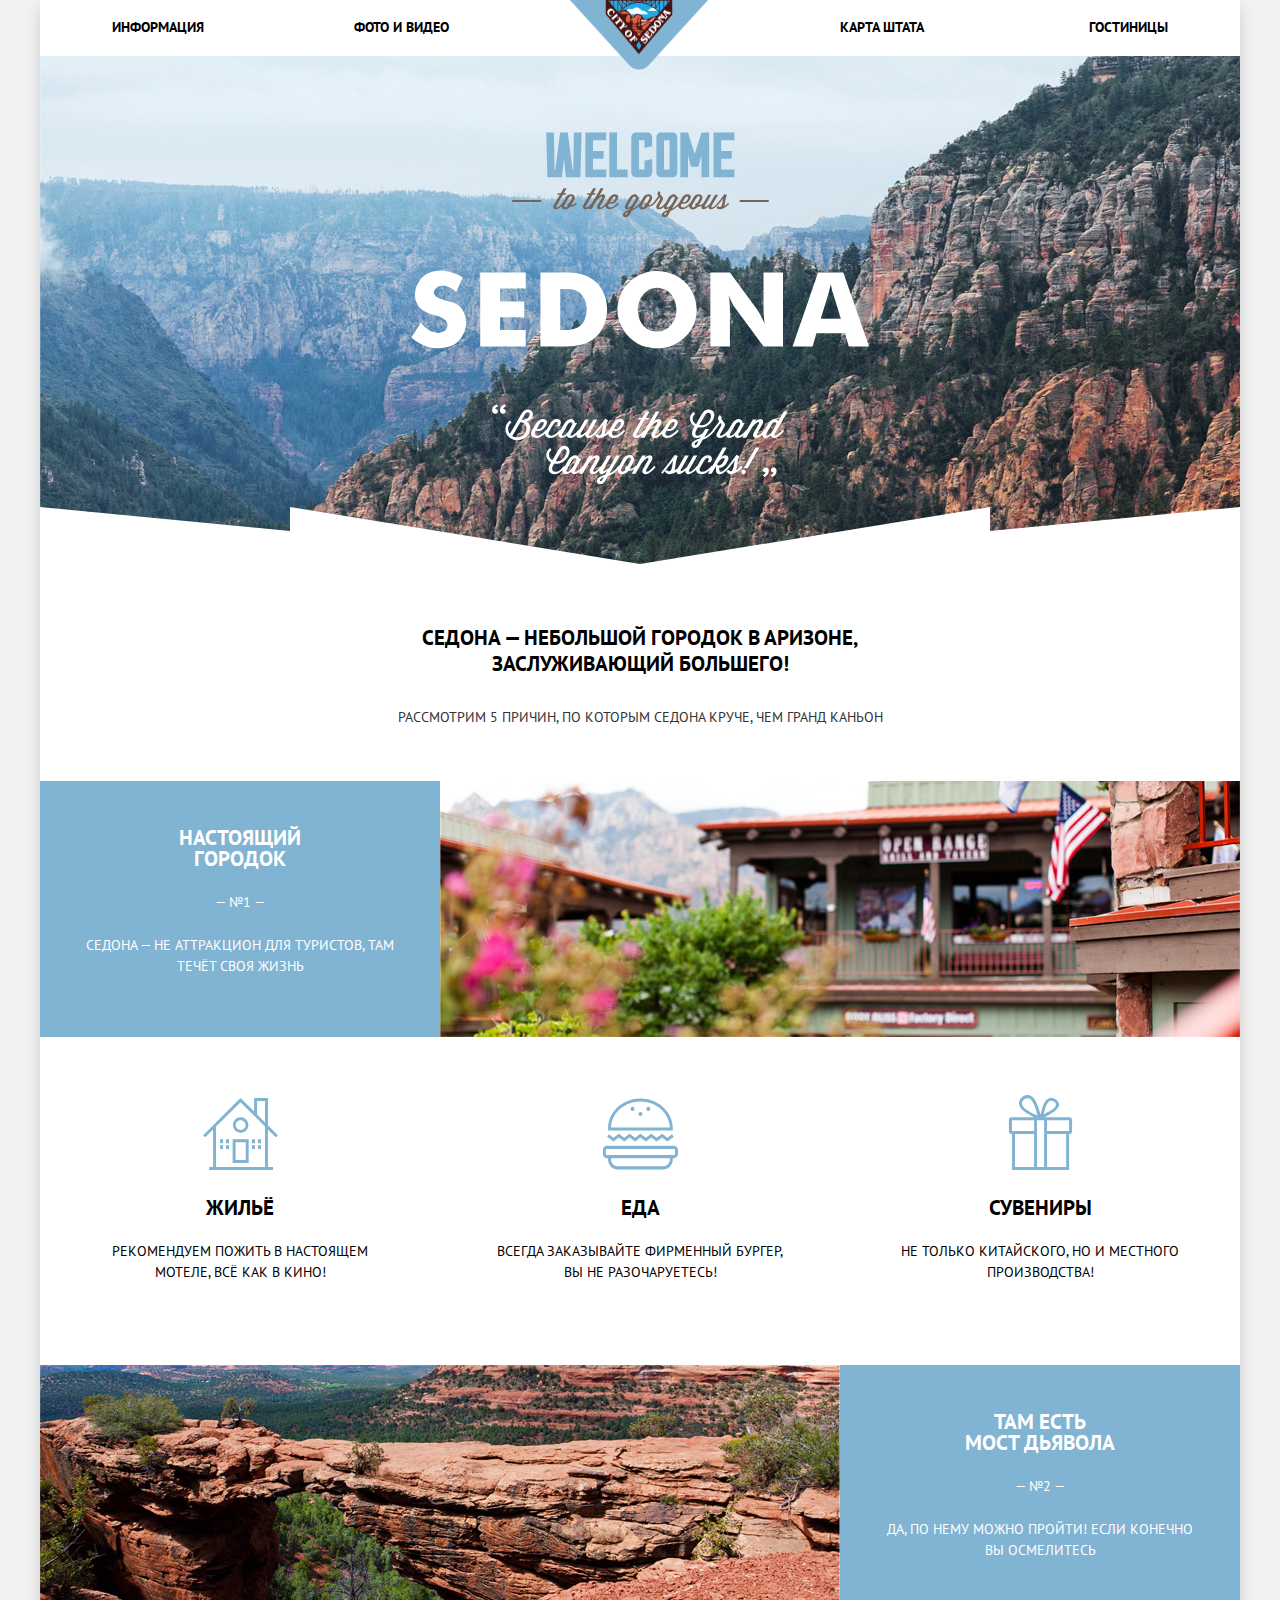
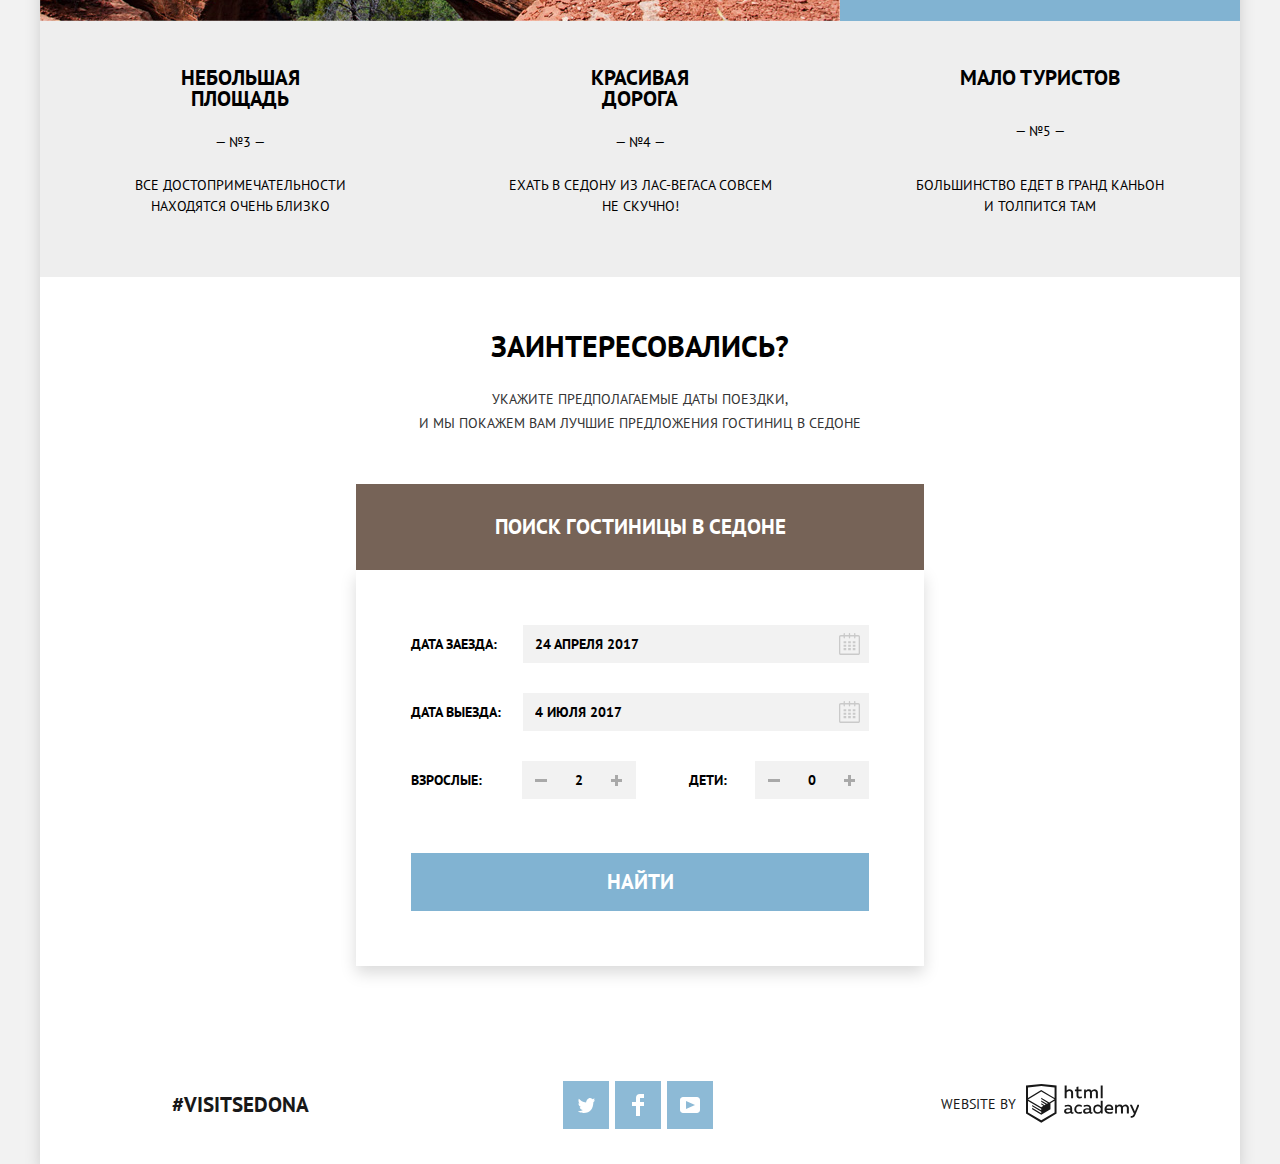
<file: index.html>
<!DOCTYPE html>
<html lang="ru">
  <head>
    <meta charset="utf-8">
    <title>HTML Academy: Седона</title>
    <link rel="stylesheet" type="text/css" href="css/normalize.css">
    <link href="https://fonts.googleapis.com/css?family=PT+Sans:400,700&amp;subset=cyrillic" rel="stylesheet">
    <link rel="stylesheet" type="text/css" href="css/styles_minimized.css">
  </head>
  <body>
    <div class="whole-content">
    	<header class="main-header">
        <div class="logo-wrapper">    
            <a class="top-logo">
              <img src="img/logo.png" width="140" height="71" alt="Логотип сайта Sedona">
            </a>
          </div>
        <div class="header-wrapper">
          <nav class="main-navigation">
            <ul class="site-navigation">
              <li><a href="info.html">Информация</a></li> 
              <li><a href="Multimedia.html">Фото и видео</a></li>            
              <li><a href="map.html">Карта штата</a></li> 
              <li><a href="catalog.html">Гостиницы</a></li>  
            </ul>
          </nav>
        </div>
    	</header>
      <main class="container">      
        <section class="welcome-banner">   
          <h2 class="visibility-hidden">Приветствие</h2>  
          <img src="img/welcome.svg" width="459" height="353" alt="Welcome to the gorgeous Sedona. Because the Grand Canyon sucks!">
        </section>
        <section class="abstract">
          <h2 class="visibility-hidden">Пара слов о Седоне</h2>
          <p class="short-description">
            Седона — небольшой городок в Аризоне, заслуживающий большего!
          </p>
          <p class="better-than-gc">Рассмотрим 5 причин, по которым Седона круче, чем Гранд Каньон</p>
        </section>
        <section class="first-reason">
          <h2 class="visibility-hidden">Причина №1</h2>
          <div class="reason-description blue-gradient">
            <h3>
              Настоящий
              городок
            </h3>
            <p class="reason-number"> №1 </p>
            <p>
              Седона — не аттракцион для туристов, там течёт своя жизнь
            </p>
          </div>
          <img src="img/city-view.jpg" width="800" height="256" alt="Городской вид">
        </section>
        <section class="advantages">
          <h2 class="visibility-hidden">Преимущества Седоны</h2>
          <ul>
            <li>              
              <img src="img/icon-apartment.svg" width="75" height="72" alt="Иконка домика">
              <h3>Жильё</h3>
              <p>
                Рекомендуем пожить в настоящем
                мотеле, всё как в кино!
              </p>
            </li>
            <li>              
              <img src="img/icon-burger.svg" width="75" height="72" alt="Иконка бургера">
              <h3>Еда</h3>
              <p>
                Всегда заказывайте фирменный бургер,
                вы не разочаруетесь!
              </p>
            </li>
            <li>              
              <img src="img/icon-souvenirs.svg" width="75" height="75" alt="Иконка сувенира">
              <h3>Сувениры</h3>
              <p>
                Не только китайского, но и местного производства!
              </p>
            </li>
          </ul>
        </section>        
        <section class="second-reason">
          <h2 class="visibility-hidden">Причина №2</h2>
          <div class="reason-description blue-gradient">
            <h3>
              Там есть<br>
              мост дьявола
            </h3>
            <p class="reason-number"> №2 </p>
            <p>
              Да, по нему можно пройти! Если конечно
              вы осмелитесь
            </p>
          </div>
          <img src="img/diablo-bridge.jpg" width="800" height="256" alt="Фото моста дьявола">
        </section>
        <section class="other-reasons">
          <h2 class="visibility-hidden">Причины №3-5</h2>
          <ul>
            <li class="reason-description gray-gradient">
              <h3>
                Небольшая
                площадь
              </h3>
              <p class="reason-number"> №3 </p>
              <p>
                Все достопримечательности
                находятся очень близко
              </p>
            </li>
            <li class="reason-description gray-gradient">
              <h3>
                Красивая
                дорога
              </h3>
              <p class="reason-number"> №4 </p>
              <p>
                Ехать в Седону из Лас-Вегаса совсем
                не скучно!
              </p>
            </li>        
            <li class="reason-description gray-gradient">
              <h3>
                Мало
                туристов
              </h3>
              <p class="reason-number"> №5 </p>
              <p>
                Большинство едет в Гранд Каньон
                и толпится там
              </p>
            </li>   
          </ul>     
        </section>
        <section class="hotel-searching">
          <h2>Заинтересовались?</h2>    
          <p>
            Укажите предполагаемые даты поездки,<br>
            и мы покажем вам лучшие предложения гостиниц в Седоне
          </p>
          <button type="button" class="button hotel-searching-button">Поиск гостиницы в Седоне</button>
          <form action="https://echo.htmlacademy.ru" method="post" class="hotel-searching-form">
            <div class="form-data-wrapper">
              <div class="date-wrapper">
                <label class="hotel-searching-label" for="arrival-date">Дата заезда:</label>
                <input type="text" id="arrival-date" name="arrival-date" placeholder="24 апреля 2017">
                <button type="button">
                  <svg xmlns="http://www.w3.org/2000/svg" width="21" height="22" viewBox="0 0 21 22">
                    <path d="M19.251 2.025h-2.845V.648c0-.381-.294-.689-.656-.689-.363 0-.656.308-.656.689v1.377h-3.938V.648c0-.381-.294-.689-.655-.689-.363 0-.657.308-.657.689v1.377H5.906V.648c0-.381-.294-.689-.656-.689-.363 0-.657.308-.657.689v1.377H1.75C.784 2.025 0 2.847 0 3.862v16.302C0 21.179.784 22 1.75 22h17.501c.966 0 1.749-.821 1.749-1.836V3.862c0-1.015-.783-1.837-1.749-1.837zm.437 18.139a.448.448 0 0 1-.437.459H1.75a.45.45 0 0 1-.438-.459V3.862a.45.45 0 0 1 .438-.459h2.844v1.378c0 .381.294.689.657.689.362 0 .656-.308.656-.689V3.403h3.938v1.378c0 .381.294.689.657.689.361 0 .655-.308.655-.689V3.403h3.938v1.378c0 .381.293.689.656.689.362 0 .656-.308.656-.689V3.403h2.845c.241 0 .437.206.437.459v16.302z"/>
                      <path d="M4.594 8.225h2.625v2.066H4.594zM4.594 11.668h2.625v2.067H4.594zM4.594 15.112h2.625v2.066H4.594zM9.188 15.112h2.625v2.066H9.188zM9.188 11.668h2.625v2.067H9.188zM9.188 8.225h2.625v2.066H9.188zM13.781 15.112h2.625v2.066h-2.625zM13.781 11.668h2.625v2.067h-2.625zM13.781 8.225h2.625v2.066h-2.625z"/>
                  </svg>
                </button>
              </div>
              <div class="date-wrapper">
                <label class="hotel-searching-label" for="departure-date">Дата выезда:</label>
                <input type="text" id="departure-date" name="departure-date" placeholder="4 июля 2017">
                <button type="button">
                  <svg xmlns="http://www.w3.org/2000/svg" width="21" height="22" viewBox="0 0 21 22">
                    <path d="M19.251 2.025h-2.845V.648c0-.381-.294-.689-.656-.689-.363 0-.656.308-.656.689v1.377h-3.938V.648c0-.381-.294-.689-.655-.689-.363 0-.657.308-.657.689v1.377H5.906V.648c0-.381-.294-.689-.656-.689-.363 0-.657.308-.657.689v1.377H1.75C.784 2.025 0 2.847 0 3.862v16.302C0 21.179.784 22 1.75 22h17.501c.966 0 1.749-.821 1.749-1.836V3.862c0-1.015-.783-1.837-1.749-1.837zm.437 18.139a.448.448 0 0 1-.437.459H1.75a.45.45 0 0 1-.438-.459V3.862a.45.45 0 0 1 .438-.459h2.844v1.378c0 .381.294.689.657.689.362 0 .656-.308.656-.689V3.403h3.938v1.378c0 .381.294.689.657.689.361 0 .655-.308.655-.689V3.403h3.938v1.378c0 .381.293.689.656.689.362 0 .656-.308.656-.689V3.403h2.845c.241 0 .437.206.437.459v16.302z"/>
                    <path d="M4.594 8.225h2.625v2.066H4.594zM4.594 11.668h2.625v2.067H4.594zM4.594 15.112h2.625v2.066H4.594zM9.188 15.112h2.625v2.066H9.188zM9.188 11.668h2.625v2.067H9.188zM9.188 8.225h2.625v2.066H9.188zM13.781 15.112h2.625v2.066h-2.625zM13.781 11.668h2.625v2.067h-2.625zM13.781 8.225h2.625v2.066h-2.625z"/>
                  </svg>
                </button>
              </div>
              <div class="people-counter">      
                <div class="adults-counter-wrapper">      
                  <label class="hotel-searching-label" for="adults-count">Взрослые:</label>
                  <div class="counter-wrapper">           
                    <button type="button" class="counter-button button-minus"></button>
                    <input type="text" id="adults-count" name="adults-count" placeholder="2">
                    <button type="button" class="counter-button button-plus"></button> 
                  </div>
                </div>
                <div class="children-counter-wrapper">
                  <label class="hotel-searching-label" for="children-count"> Дети:</label>  
                  <div class="counter-wrapper">           
                    <button type="button" class="counter-button button-minus"></button>
                    <input type="text" id="children-count" name="children-count" placeholder="0">               
                    <button type="button" class="counter-button button-plus"></button>
                  </div>
                </div>
              </div>
            </div>
            <input type="submit" value="Найти">
          </form>
        </section>
        <section class="sedona-location">
          <h2 class="visibility-hidden">Местоположение Седоны</h2>    
          <div class="map-wrapper">
            <img class="map-image" src="img/map.jpg" alt="Местоположение Седоны: к Югу от Флагстаффа по шоссе 89A" width="1200" height="594">
            <iframe class="map-interactive map-hidden" src="https://www.google.com/maps/embed?pb=!1m23!1m12!1m3!1d592234.7334308156!2d-111.88665087440717!3d34.9160698692665!2m3!1f0!2f0!3f0!3m2!1i1024!2i768!4f13.1!4m8!3e6!4m0!4m5!1s0x872da132f942b00d%3A0x5548c523fa6c8efd!2z0KHQtdC00L7QvdCwIFNlZG9uYQ!3m2!1d34.8697395!2d-111.7609896!5e0!3m2!1sru!2s!4v1546686671185" width="1200" height="594" style="border:0" allowfullscreen></iframe>
          </div>
        </section>
      </main>
      <footer class="footer-container">
        <div class="footer-wrapper">
          <a href="#" class="hashtag-link">#visitsedona</a>
          <div class="footer-social">        
            <ul>
              <li>
                <a class="social-button" href="#">
                  <span class="visibility-hidden">Седона в Twitter</span>
                  <svg xmlns="http://www.w3.org/2000/svg" xmlns:xlink="http://www.w3.org/1999/xlink" width="17" height="15" viewBox="0 0 17 15">
                    <path fill="#FFF" d="M10.95.144c1.685-.496 2.984.27 3.577 1.179.673-.231 1.331-.481 2.011-.708a2.345 2.345 0 0 1-.857 1.768c.685.17 1.304-.491 1.304-.491-.169 1-1.006 1.788-1.563 2.024-.231 6.75-3.175 11.217-10.077 11.082h-.446c-.41 0-4.164-.46-4.898-1.887 2.271.196 3.893-.422 4.693-1.177-.96-.3-2.679-.477-2.979-2.95.349.106.564.228 1.19.119C1.705 8.247.374 7.53.448 5.33c.285.328 1.067.536 1.34.472C1.085 5.561-.182 2.442.894.85c1.818 1.854 3.735 3.606 7.152 3.773C8.254 2.33 9.183.793 10.95.144z"/>
                  </svg>
                </a></li>
              <li>
                <a class="social-button" href="#">
                  <span class="visibility-hidden">Седона в Facebook</span>
                  <svg xmlns="http://www.w3.org/2000/svg" width="12" height="22" viewBox="0 0 12 22">                    
                    <path fill="#FFF" d="M12 4V0H8a4 4 0 0 0-4 4v4H0v4h4v10h4V12h4V8H8V4h4z"/>
                  </svg>
                </a>
              </li>
              <li>
                <a class="social-button" href="#">
                  <span class="visibility-hidden">Youtube Седоны</span>
                  <svg xmlns="http://www.w3.org/2000/svg" xmlns:xlink="http://www.w3.org/1999/xlink" width="20" height="16" viewBox="0 0 20 16">
                    <path fill="#FFF" d="M17 0H3C1.35 0 0 1.35 0 3v10c0 1.65 1.35 3 3 3h14c1.65 0 3-1.35 3-3V3c0-1.65-1.35-3-3-3zM6.027 11.998V4.002L15.014 8l-8.987 3.998z"/>
                  </svg>
                </a>
              </li>
            </ul>
          </div>
          <p class="copyright">
            <span>Website by</span>
            <a href="https://htmlacademy.ru/intensive/htmlcss">
              <span class="visibility-hidden">HTML academy</span>
              <svg xmlns="http://www.w3.org/2000/svg" class="copyright-logo" data-name="Layer 1" 
              width="113" height="41" viewBox="0 0 113 41">
                <path fill="#000" d="M46.84 28.22a2.07 2.07 0 0 0 .58-.11v1.4a3.41 3.41 0 0 1-1.24.22 1.75 1.75 0 0 1-1.75-1 5.08 5.08 0 0 1-3.3 1.13c-1.59 0-3.06-.87-3.06-2.68 0-2.24 2.08-2.93 3.9-2.93a11.63 11.63 0 0 1 2.28.26v-.31c0-1.09-.8-1.86-2.3-1.86a7.79 7.79 0 0 0-3.15.67v-1.79a10.72 10.72 0 0 1 3.35-.58c2.48 0 4 1.18 4 3.83v3.14a.57.57 0 0 0 .69.61zm-6.76-1.19a1.42 1.42 0 0 0 1.64 1.29 3.56 3.56 0 0 0 2.53-1v-1.51a10.21 10.21 0 0 0-1.9-.22c-1.1.01-2.27.35-2.27 1.45zM53.06 20.62a5.29 5.29 0 0 1 2.7.67v1.79a4.28 4.28 0 0 0-2.42-.73 2.89 2.89 0 1 0 0 5.76 5.26 5.26 0 0 0 2.55-.67v1.8a6.58 6.58 0 0 1-2.9.6 4.42 4.42 0 0 1-4.72-4.54 4.54 4.54 0 0 1 4.79-4.68zM65.84 28.22a2.07 2.07 0 0 0 .58-.11v1.4a3.41 3.41 0 0 1-1.24.22 1.75 1.75 0 0 1-1.75-1 5.08 5.08 0 0 1-3.3 1.13c-1.59 0-3.06-.87-3.06-2.68 0-2.24 2.08-2.93 3.9-2.93a11.63 11.63 0 0 1 2.28.26v-.31c0-1.09-.8-1.86-2.3-1.86a7.79 7.79 0 0 0-3.15.67v-1.79a10.72 10.72 0 0 1 3.35-.58c2.48 0 4 1.18 4 3.83v3.14a.57.57 0 0 0 .69.61zm-6.76-1.19a1.42 1.42 0 0 0 1.64 1.29 3.56 3.56 0 0 0 2.53-1v-1.51a10.21 10.21 0 0 0-1.9-.22c-1.11.01-2.27.35-2.27 1.45zM76.67 16.85v12.76h-1.76v-1.39a4.07 4.07 0 0 1-3.35 1.62 4.62 4.62 0 0 1 0-9.22 4 4 0 0 1 3.15 1.37v-5.14h2zm-4.76 5.48a2.9 2.9 0 0 0 0 5.8 3 3 0 0 0 2.79-1.84v-2.13a3.06 3.06 0 0 0-2.79-1.83zM82.99 20.62c3.48 0 4.68 2.81 4.12 5.34h-6.58c.22 1.57 1.75 2.22 3.35 2.22a6.41 6.41 0 0 0 2.77-.62v1.68a7.5 7.5 0 0 1-3.14.6c-2.68 0-5-1.53-5-4.61a4.39 4.39 0 0 1 4.48-4.61zm.09 1.62a2.39 2.39 0 0 0-2.57 2.26h4.85a2.06 2.06 0 0 0-2.28-2.26zM89.1 29.61v-8.75h1.73v1.09a4 4 0 0 1 2.92-1.33 3 3 0 0 1 2.73 1.4 4.33 4.33 0 0 1 3.06-1.4 3.21 3.21 0 0 1 3.32 3.52v5.47h-2V24.2a1.67 1.67 0 0 0-1.73-1.84 2.94 2.94 0 0 0-2.17 1.18V29.61h-2V24.2a1.67 1.67 0 0 0-1.73-1.84 3.11 3.11 0 0 0-2.32 1.35v5.91h-2zM111.47 20.86h2l-4.1 9.93c-.95 2.28-2.19 3-3.52 3a5 5 0 0 1-1.15-.15v-1.66a3 3 0 0 0 .89.13c.95 0 1.66-.67 2.17-2l.18-.44-4.16-8.82h2.13l3 6.6zM40.66 1.53v5a4 4 0 0 1 2.83-1.2A3.41 3.41 0 0 1 47.1 8.9v5.41h-2V9.15a1.9 1.9 0 0 0-2-2.1 3.08 3.08 0 0 0-2.44 1.46v5.8h-2V1.53h2zM52.43 2.42v3.12h3.17v1.71h-3.17v4c0 1.15.53 1.53 1.66 1.53a4.71 4.71 0 0 0 1.77-.35v1.68a7.14 7.14 0 0 1-2.35.38 2.68 2.68 0 0 1-3-2.88V7.23h-1.6V5.52h1.57V2.88zM58.1 14.29V5.54h1.73v1.09a4 4 0 0 1 2.92-1.33 3 3 0 0 1 2.73 1.4 4.33 4.33 0 0 1 3.06-1.4 3.21 3.21 0 0 1 3.32 3.52v5.47h-2V8.88a1.67 1.67 0 0 0-1.73-1.84 2.94 2.94 0 0 0-2.17 1.18V14.29h-2V8.88a1.67 1.67 0 0 0-1.73-1.84 3.11 3.11 0 0 0-2.32 1.35v5.91h-2zM74.72 1.52h1.95v12.76h-1.95zM15.44.02h-.16L0 1.62v28l15.28 9.09 15.28-9.09v-28zm13.12 28.45l-13.28 7.9L2 28.47V16.99l13.22 7.87v1.43l-9.07-5.4v1.38l9.11 5.47v1.46l-9.1-5.42v1.38l9.11 5.47 9.19-5.5V19.22l4.1-2.45v11.67zm0-13.16l-3.65 2.14-1.68 1-8-4.76v1.38l6.84 4.07h-.06l-.15.09-1 .57-5.64-3.36v1.38l4.45 2.65-1.05.7-3.36-2v1.38l2.21 1.3-2.25 1.35-13.16-7.82 13.17-7.92zm0-1.39L15.21 6.05l-13.2 7.86V3.41l13.28-1.39 13.28 1.39v10.51z"/>
              </svg>
            </a>
          </p>
        </div>
      </footer>
    </div>
    <script src="js/script_minimized.js"></script>
  </body>
</html>
</file>
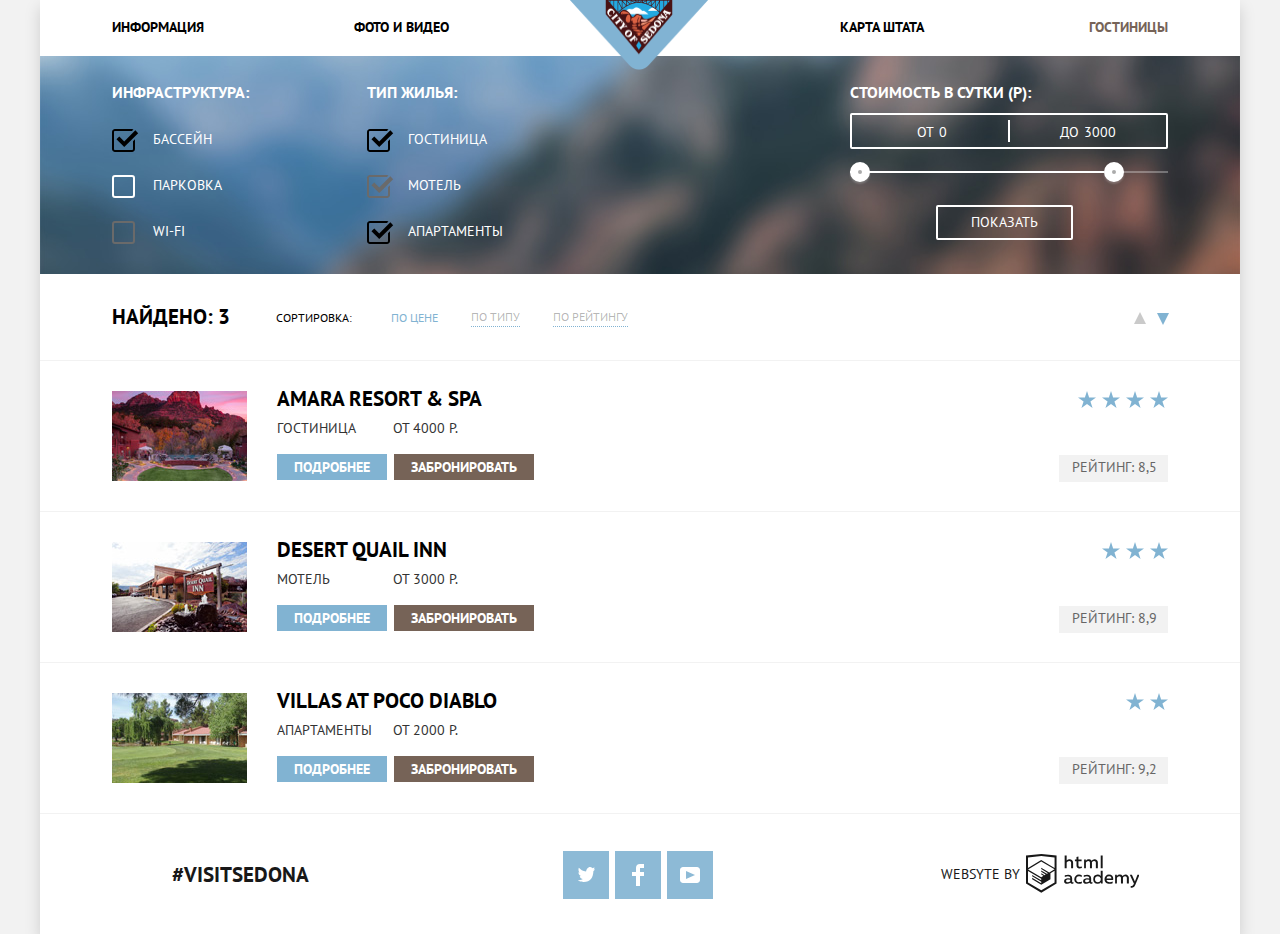
<file: catalog.html>
<!DOCTYPE html>
<html lang="ru">
  <head>
    <meta charset="utf-8">
	  <title>Выбор гостиницы в Седоне</title>
    <link rel="stylesheet" type="text/css" href="css/normalize.css">
    <link href="https://fonts.googleapis.com/css?family=PT+Sans:400,700&amp;subset=cyrillic" rel="stylesheet">
    <link rel="stylesheet" type="text/css" href="css/styles_minimized.css">
  </head>
  <body>
    <div class="whole-content">
  	  <header class="main-header">
        <div class="logo-wrapper">    
            <a class="top-logo" href="index.html">
              <img src="img/logo.png" width="140" height="71" alt="Логотип сайта Sedona">
            </a>
          </div>
        <div class="header-wrapper">
          <nav class="main-navigation">
            <ul class="site-navigation">
              <li><a href="info.html">Информация</a></li> 
              <li><a href="Multimedia.html">Фото и видео</a></li>            
              <li><a href="map.html">Карта штата</a></li> 
              <li><a href="catalog.html" class="current-page">Гостиницы</a></li>  
            </ul>
          </nav>
        </div>
      </header>
      <main class="container">
        <h1 class="visibility-hidden">Подбор жилья в Седоне</h1>
        <section class="filter-params">
          <h2 class="visibility-hidden">Фильтр гостиниц</h2>
          <form>
            <div class="filter-params-wrapper">
              <fieldset>
                <legend>Инфраструктура:</legend>
                <ul>
                  <li>
                    <input class="visibility-hidden filter-checkbox" type="checkbox" name="services-swimming" id="services-swimming" tabindex="-1" checked>
                    <label class="filter-checkbox-items" for="services-swimming" tabindex="0">
                      Бассейн
                    </label>              
                  </li>
                  <li>
                    <input class="visibility-hidden filter-checkbox" type="checkbox" name="services-parking" id="services-parking" tabindex="-1">
                    <label class="filter-checkbox-items" for="services-parking" tabindex="0">
                      Парковка
                    </label>
                  </li>
                  <li>              
                    <input class="visibility-hidden filter-checkbox" disabled type="checkbox" name="services-wifi" id="services-wifi" tabindex="-1">
                    <label class="filter-checkbox-items" for="services-wifi" tabindex="0">
                      Wi-Fi
                    </label>
                  </li>
                </ul>
              </fieldset>
              <fieldset>
                <legend>Тип жилья:</legend>   
                <ul>     
                  <li>      
                    <input class="visibility-hidden filter-checkbox" type="checkbox" name="type-hotel" id="type-hotel" tabindex="-1" checked>
                    <label class="filter-checkbox-items" for="type-hotel" tabindex="0">
                      Гостиница
                    </label>
                  </li>
                  <li>
                    <input class="visibility-hidden filter-checkbox" type="checkbox" name="type-motel" disabled checked id="type-motel" tabindex="-1">
                    <label class="filter-checkbox-items" for="type-motel" tabindex="0">
                      Мотель
                    </label>
                  </li>
                  <li>
                    <input class="visibility-hidden filter-checkbox" type="checkbox" id="type-apartments" name="type-apartments" tabindex="-1" checked>
                    <label class="filter-checkbox-items" for="type-apartments" tabindex="0">
                      Апартаменты
                    </label>
                  </li>
                </ul>
              </fieldset>            
            </div>          
            <div class="filter-cost">
              <p>Стоимость в сутки (Р):</p>
              <div class="filter-cost-range">
                <label>От<input type="text" value="0" name="filter-min-cost"></label>
                <label>До<input type="text" value="3000" name="filter-max-cost"></label>
              </div>
              <div class="filter-cost-range-controls">
                <div class="filter-cost-slider">
                  <div class="filter-cost-slider-progress"></div>
                </div>
                <button aria-label="Ползунок минимального уровня цены" class="range-toggle range-toggle-min"></button>
                <button aria-label="Ползунок максимального уровня цены" class="range-toggle range-toggle-max"></button>
              </div>
              <button type="submit" class="filter-cost-show-results">Показать</button>
            </div>
          </form>
        </section>      
        <section class="filter-results">
          <h2 class="visibility-hidden">Найденные варианты жилья</h2>      
          <div class="sorting-results">
            <p>Найдено: <span class="results-count">3</span></p>
            <p>Сортировка:</p>
            <div class="sorting-settings">
              
              <button type="button" class="sorting-type current-sorting-type">По цене</button>     
              <button type="button" class="sorting-type">По типу</button>
              <button type="button" class="sorting-type">По рейтингу</button>
            </div>
            <div class="sorting-direction-container">
              <button class="sorting-direction sorting-to-up current-sorting-direction" aria-label="Сортировать по возрастанию"></button>
              <button class="sorting-direction sorting-to-down" aria-label="Сортировать по убыванию"></button>
            </div>
          </div>
          <ul class="catalog-list">
            <li class="catalog-item">
              <div class="catalog-item-container">
                <div class="catalog-item-image">
                  <img src="img/apartments-1.jpg" width=135 height="90" alt="гостиница Amara Resrt & SPA">
                </div>
                <div class="catalog-item-description">
                  <h3 class="catalog-item-name"><a href="#">Amara Resort & SPA</a></h3> 
                  <p>
                    <span class="catalog-item-type">Гостиница</span>
                    <span class="catalog-item-price">От 4000 Р.</span>
                  </p>
                  <div class="catalog-item-buttons">
                    <a href="#" class="button button-blue">Подробнее</a>
                    <a href="#" class="button button-brown">Забронировать</a>
                  </div>
                </div>
                <div class="catalog-item-rate-params">
                  <ul class="catalog-item-stars">
                    <li><img src="img/icon-star.svg" width="18" height="17" alt=""></li>
                    <li><img src="img/icon-star.svg" width="18" height="17" alt=""></li>
                    <li><img src="img/icon-star.svg" width="18" height="17" alt=""></li>
                    <li><img src="img/icon-star.svg" width="18" height="17" alt=""></li>
                  </ul>
                  <p class="catalog-item-rating">Рейтинг: <span>8,5</span></p>
                </div>            
              </div>
            </li>
            <li class="catalog-item">
              <div class="catalog-item-container">
                <div class="catalog-item-image">
                  <img src="img/apartments-2.jpg" width=135 height="90" alt="мотель Desert Quail Inn">
                </div>
                <div class="catalog-item-description">
                  <h3 class="catalog-item-name"><a href="#">Desert Quail Inn</a></h3>
                  <p>
                    <span class="catalog-item-type">Мотель</span>
                    <span class="catalog-item-price">От 3000 Р.</span>
                  </p>
                  <div class="catalog-item-buttons">
                    <a href="#" class="button button-blue">Подробнее</a>
                    <a href="#" class="button button-brown">Забронировать</a>
                  </div>
                </div>
                <div class="catalog-item-rate-params">
                  <ul class="catalog-item-stars">
                    <li><img src="img/icon-star.svg" width="18" height="17" alt=""></li>
                    <li><img src="img/icon-star.svg" width="18" height="17" alt=""></li>
                    <li><img src="img/icon-star.svg" width="18" height="17" alt=""></li>
                  </ul>
                  <p class="catalog-item-rating">Рейтинг: <span>8,9</span></p>  
                </div>
              </div>
            </li>
            <li class="catalog-item">
              <div class="catalog-item-container">
                <div class="catalog-item-image">
                  <img src="img/apartments-3.jpg" width=135 height="90" alt="Апартаменты Villas at Poco Diablo">
                </div>
                <div class="catalog-item-description">
                  <h3 class="catalog-item-name"><a href="#">Villas at Poco Diablo</a></h3>            
                  <p>
                    <span class="catalog-item-type">Апартаменты</span>
                    <span class="catalog-item-price">От 2000 Р.</span>
                  </p>
                  <div class="catalog-item-buttons">
                    <a href="#" class="button button-blue">Подробнее</a>
                    <a href="#" class="button button-brown">Забронировать</a>
                  </div>
                </div>
                <div class="catalog-item-rate-params">
                  <ul class="catalog-item-stars">
                    <li><img src="img/icon-star.svg" width="18" height="17" alt=""></li>
                    <li><img src="img/icon-star.svg" width="18" height="17" alt=""></li>
                  </ul>
                  <p class="catalog-item-rating">Рейтинг: <span>9,2</span></p>
                </div>
              </div>
            </li>
          </ul>
        </section>
      </main>
      <footer class="footer-container">
        <div class="footer-wrapper">
          <a href="#" class="hashtag-link">#visitsedona</a>
          <div class="footer-social">        
            <ul>
              <li>
                <a class="social-button" href="#">
                  <span class="visibility-hidden">Седона в Twitter</span>
                  <svg xmlns="http://www.w3.org/2000/svg" xmlns:xlink="http://www.w3.org/1999/xlink" width="17" height="15" viewBox="0 0 17 15">
                    <path fill="#FFF" d="M10.95.144c1.685-.496 2.984.27 3.577 1.179.673-.231 1.331-.481 2.011-.708a2.345 2.345 0 0 1-.857 1.768c.685.17 1.304-.491 1.304-.491-.169 1-1.006 1.788-1.563 2.024-.231 6.75-3.175 11.217-10.077 11.082h-.446c-.41 0-4.164-.46-4.898-1.887 2.271.196 3.893-.422 4.693-1.177-.96-.3-2.679-.477-2.979-2.95.349.106.564.228 1.19.119C1.705 8.247.374 7.53.448 5.33c.285.328 1.067.536 1.34.472C1.085 5.561-.182 2.442.894.85c1.818 1.854 3.735 3.606 7.152 3.773C8.254 2.33 9.183.793 10.95.144z"/>
                  </svg>
                </a></li>
              <li>
                <a class="social-button" href="#">
                  <span class="visibility-hidden">Седона в Facebook</span>
                  <svg xmlns="http://www.w3.org/2000/svg" width="12" height="22" viewBox="0 0 12 22">
                    <path fill="#FFF" d="M12 4V0H8a4 4 0 0 0-4 4v4H0v4h4v10h4V12h4V8H8V4h4z"/>
                  </svg>
                </a>
              </li>
              <li>
                <a class="social-button" href="#">
                  <span class="visibility-hidden">Youtube Седоны</span>
                  <svg xmlns="http://www.w3.org/2000/svg" xmlns:xlink="http://www.w3.org/1999/xlink" width="20" height="16" viewBox="0 0 20 16">
                    <path fill="#FFF" d="M17 0H3C1.35 0 0 1.35 0 3v10c0 1.65 1.35 3 3 3h14c1.65 0 3-1.35 3-3V3c0-1.65-1.35-3-3-3zM6.027 11.998V4.002L15.014 8l-8.987 3.998z"/>
                  </svg>
                </a>
              </li>
            </ul>
          </div>
          <p class="copyright">
            <span>Websyte by</span>
            <a href="https://htmlacademy.ru/intensive/htmlcss">
              <span class="visibility-hidden">HTML academy</span>
              <svg xmlns="http://www.w3.org/2000/svg" class="copyright-logo" data-name="Layer 1" width="113" height="41" viewBox="0 0 113 41">
                <path fill="#000" d="M46.84 28.22a2.07 2.07 0 0 0 .58-.11v1.4a3.41 3.41 0 0 1-1.24.22 1.75 1.75 0 0 1-1.75-1 5.08 5.08 0 0 1-3.3 1.13c-1.59 0-3.06-.87-3.06-2.68 0-2.24 2.08-2.93 3.9-2.93a11.63 11.63 0 0 1 2.28.26v-.31c0-1.09-.8-1.86-2.3-1.86a7.79 7.79 0 0 0-3.15.67v-1.79a10.72 10.72 0 0 1 3.35-.58c2.48 0 4 1.18 4 3.83v3.14a.57.57 0 0 0 .69.61zm-6.76-1.19a1.42 1.42 0 0 0 1.64 1.29 3.56 3.56 0 0 0 2.53-1v-1.51a10.21 10.21 0 0 0-1.9-.22c-1.1.01-2.27.35-2.27 1.45zM53.06 20.62a5.29 5.29 0 0 1 2.7.67v1.79a4.28 4.28 0 0 0-2.42-.73 2.89 2.89 0 1 0 0 5.76 5.26 5.26 0 0 0 2.55-.67v1.8a6.58 6.58 0 0 1-2.9.6 4.42 4.42 0 0 1-4.72-4.54 4.54 4.54 0 0 1 4.79-4.68zM65.84 28.22a2.07 2.07 0 0 0 .58-.11v1.4a3.41 3.41 0 0 1-1.24.22 1.75 1.75 0 0 1-1.75-1 5.08 5.08 0 0 1-3.3 1.13c-1.59 0-3.06-.87-3.06-2.68 0-2.24 2.08-2.93 3.9-2.93a11.63 11.63 0 0 1 2.28.26v-.31c0-1.09-.8-1.86-2.3-1.86a7.79 7.79 0 0 0-3.15.67v-1.79a10.72 10.72 0 0 1 3.35-.58c2.48 0 4 1.18 4 3.83v3.14a.57.57 0 0 0 .69.61zm-6.76-1.19a1.42 1.42 0 0 0 1.64 1.29 3.56 3.56 0 0 0 2.53-1v-1.51a10.21 10.21 0 0 0-1.9-.22c-1.11.01-2.27.35-2.27 1.45zM76.67 16.85v12.76h-1.76v-1.39a4.07 4.07 0 0 1-3.35 1.62 4.62 4.62 0 0 1 0-9.22 4 4 0 0 1 3.15 1.37v-5.14h2zm-4.76 5.48a2.9 2.9 0 0 0 0 5.8 3 3 0 0 0 2.79-1.84v-2.13a3.06 3.06 0 0 0-2.79-1.83zM82.99 20.62c3.48 0 4.68 2.81 4.12 5.34h-6.58c.22 1.57 1.75 2.22 3.35 2.22a6.41 6.41 0 0 0 2.77-.62v1.68a7.5 7.5 0 0 1-3.14.6c-2.68 0-5-1.53-5-4.61a4.39 4.39 0 0 1 4.48-4.61zm.09 1.62a2.39 2.39 0 0 0-2.57 2.26h4.85a2.06 2.06 0 0 0-2.28-2.26zM89.1 29.61v-8.75h1.73v1.09a4 4 0 0 1 2.92-1.33 3 3 0 0 1 2.73 1.4 4.33 4.33 0 0 1 3.06-1.4 3.21 3.21 0 0 1 3.32 3.52v5.47h-2V24.2a1.67 1.67 0 0 0-1.73-1.84 2.94 2.94 0 0 0-2.17 1.18V29.61h-2V24.2a1.67 1.67 0 0 0-1.73-1.84 3.11 3.11 0 0 0-2.32 1.35v5.91h-2zM111.47 20.86h2l-4.1 9.93c-.95 2.28-2.19 3-3.52 3a5 5 0 0 1-1.15-.15v-1.66a3 3 0 0 0 .89.13c.95 0 1.66-.67 2.17-2l.18-.44-4.16-8.82h2.13l3 6.6zM40.66 1.53v5a4 4 0 0 1 2.83-1.2A3.41 3.41 0 0 1 47.1 8.9v5.41h-2V9.15a1.9 1.9 0 0 0-2-2.1 3.08 3.08 0 0 0-2.44 1.46v5.8h-2V1.53h2zM52.43 2.42v3.12h3.17v1.71h-3.17v4c0 1.15.53 1.53 1.66 1.53a4.71 4.71 0 0 0 1.77-.35v1.68a7.14 7.14 0 0 1-2.35.38 2.68 2.68 0 0 1-3-2.88V7.23h-1.6V5.52h1.57V2.88zM58.1 14.29V5.54h1.73v1.09a4 4 0 0 1 2.92-1.33 3 3 0 0 1 2.73 1.4 4.33 4.33 0 0 1 3.06-1.4 3.21 3.21 0 0 1 3.32 3.52v5.47h-2V8.88a1.67 1.67 0 0 0-1.73-1.84 2.94 2.94 0 0 0-2.17 1.18V14.29h-2V8.88a1.67 1.67 0 0 0-1.73-1.84 3.11 3.11 0 0 0-2.32 1.35v5.91h-2zM74.72 1.52h1.95v12.76h-1.95zM15.44.02h-.16L0 1.62v28l15.28 9.09 15.28-9.09v-28zm13.12 28.45l-13.28 7.9L2 28.47V16.99l13.22 7.87v1.43l-9.07-5.4v1.38l9.11 5.47v1.46l-9.1-5.42v1.38l9.11 5.47 9.19-5.5V19.22l4.1-2.45v11.67zm0-13.16l-3.65 2.14-1.68 1-8-4.76v1.38l6.84 4.07h-.06l-.15.09-1 .57-5.64-3.36v1.38l4.45 2.65-1.05.7-3.36-2v1.38l2.21 1.3-2.25 1.35-13.16-7.82 13.17-7.92zm0-1.39L15.21 6.05l-13.2 7.86V3.41l13.28-1.39 13.28 1.39v10.51z"/>
              </svg>
            </a>
          </p>
        </div>
      </footer>
    </div>
  </body>
</html>
</file>
<file: css/styles_minimized.css>
body{font-family:"PT Sans",Arial,sans-serif;font-size:14px;text-transform:uppercase;background-color:#f2f2f2;min-width:1200px;display:flex;justify-content:center}a{text-decoration:none;font-weight:700}.visibility-hidden{position:absolute;display:block;clip:rect(1px 1px 1px 1px);clip:rect(1px,1px,1px,1px);padding:0;border:0;height:1px;width:1px;overflow:hidden}.whole-content{position:relative;width:1200px;padding-top:0;background-color:#fff;box-shadow:0 7px 15px rgba(0,1,1,.15)}.main-header{position:absolute;width:100%;z-index:1;background-color:#fff}.header-wrapper{display:flex;flex-direction:row;justify-content:space-between;margin-left:72px;margin-right:72px}.logo-wrapper{display:flex;justify-content:center;flex-grow:3}.top-logo{position:absolute;top:-1px;left:529px}.main-navigation{flex-grow:2}.main-navigation:last-child li{text-align:right}.site-navigation{display:flex;justify-content:space-between;flex-wrap:wrap;list-style:none;padding-left:0;margin:0}.site-navigation li{margin:14px 0 16px 0}.site-navigation li:nth-child(4n+1),.site-navigation li:nth-child(4n+2){margin-right:100px;text-align:left}.site-navigation li:nth-child(4n+3),.site-navigation li:nth-child(4n+4){margin-left:115px}.site-navigation li:nth-child(4n+2){margin-right:225px}.site-navigation a{color:black;letter-spacing:normal;line-height:1.86}.site-navigation a:hover{color:#81b3d2}.site-navigation a:active{color:rgba(0,0,0,.3)}.site-navigation a.current-page{color:#766357}.container{display:flex;flex-direction:column;justify-content:space-between}.welcome-banner{position:relative;background-image:url(../img/background-photo.jpg);background-color:#e4eff6;background-repeat:no-repeat;background-position:0 -26px;display:flex;background-size:cover}.welcome-banner img{margin:0 auto;margin-bottom:79px;margin-top:132px}.welcome-banner::after{content:url(../img/polygon.svg);position:absolute;width:100%;height:57px;bottom:0;left:0}.abstract{display:flex;flex-direction:column;padding-top:61px;padding-bottom:51px;align-self:center}.abstract p{width:490px;margin:0;text-align:center}.abstract .short-description{font-weight:700;font-size:21px;line-height:1.24;margin-bottom:27px}.abstract .better-than-gc{line-height:1.86;font-weight:400;color:#333}.first-reason,.second-reason{display:flex;color:#fff;background-color:#81b3d2}.second-reason{flex-direction:row-reverse}.other-reasons ul{list-style:none;display:flex;flex-wrap:wrap;margin-top:0;margin-bottom:0;padding:0}.advantages ul{list-style:none;display:flex;flex-wrap:wrap;padding:0;margin:0}.advantages li{width:400px;display:flex;flex-direction:column;justify-content:flex-start;align-items:center;text-align:center;margin-top:61px}.advantages li:last-child{margin-top:58px}.advantages h3{font-size:21px;font-weight:700;line-height:1;margin:0;padding:0;margin-top:27px;margin-bottom:23px}.advantages p{max-width:290px;font-weight:400;line-height:1.5;margin:0;margin-bottom:82px}.reason-description{box-sizing:border-box;width:400px;min-height:256px;display:flex;flex-direction:column;padding-top:46px;padding-bottom:60px;justify-content:space-between;align-items:center;text-align:center}.reason-description h3{max-width:160px;font-size:21px;font-weight:700;line-height:1;margin:0;padding:0}.reason-description p{max-width:308px;font-weight:400;line-height:1.5;margin:0;padding:0}li.reason-description p{max-width:270px}li.reason-description:first-child p{max-width:215px}li.reason-description:last-child p{max-width:255px}.blue-gradient{background-color:#81b3d2}.gray-gradient{background-color:#eee}.reason-number:before,.reason-number:after{content:"—"}.hotel-searching{display:flex;flex-direction:column;align-items:center;position:relative;z-index:2;padding-top:51px}.hotel-searching h2{margin:0;padding:0;margin-bottom:24px;font-size:30px;font-weight:700;line-height:1.2}.hotel-searching p{max-width:450px;margin:0;padding:0;margin-bottom:48px;line-height:1.71;color:#333;text-align:center}.button{color:#fff;font-size:21px;line-height:1.24;font-weight:700;text-transform:uppercase}.hotel-searching>.button{width:568px;padding:30px 0;border:none;background-color:#766357;cursor:pointer}.hotel-searching>.button:hover{background-color:#604e43}.hotel-searching>.button:active{color:rgba(255,255,255,.3);background-color:#503e33}.hotel-searching-form{position:absolute;top:100%;left:316px;display:flex;flex-direction:column;width:568px;padding:55px;z-index:-1;box-sizing:border-box;color:#000;line-height:1.86;text-align:left;background-color:#fff;box-shadow:0 7px 15px rgba(0,1,1,.15)}.form-hidden{display:none}.hotel-searching-form input,.counter-button{background-color:#f2f2f2;text-transform:uppercase}.form-data-wrapper{display:flex;flex-direction:column;justify-content:space-between}.date-wrapper{display:flex;justify-content:space-between;position:relative;align-items:center;margin-bottom:30px}.hotel-searching-label{font-weight:700;flex-grow:2}.date-wrapper input{width:346px;height:38px;box-sizing:border-box;padding-left:10px;font-weight:700;font-size:14px;line-height:1.86;color:#000;font-stretch:normal;letter-spacing:normal;border:2px solid #f2f2f2;cursor:pointer}.date-wrapper input::-webkit-input-placeholder{color:#000}.date-wrapper input:-ms-input-placeholder{color:#000}.date-wrapper input::-ms-input-placeholder{color:#000}.date-wrapper input::placeholder{color:#000}.date-wrapper input:hover{border:2px solid #ebebeb;background-color:#ebebeb}.date-wrapper input:focus{background-color:#fff;border:2px solid #e5e5e5;outline:2px solid #e5e5e5}.date-wrapper button{position:absolute;top:7px;right:3px;background:none;border:none;cursor:pointer}.date-wrapper svg{fill:#cacaca}.date-wrapper svg:hover{fill:#000}.date-wrapper svg:active{fill:#81b3d2}.people-counter{display:flex;justify-content:space-between;margin-bottom:54px;align-items:center}.counter-wrapper{display:flex;align-items:center}.counter-wrapper input::-webkit-input-placeholder{color:#000}.counter-wrapper input:-ms-input-placeholder{color:#000}.counter-wrapper input::-ms-input-placeholder{color:#000}.counter-wrapper input::placeholder{color:#000}.children-counter-wrapper,.adults-counter-wrapper{display:flex;justify-content:space-between;align-items:center}.children-counter-wrapper .hotel-searching-label{margin-right:28px}.adults-counter-wrapper .hotel-searching-label{margin-right:40px}.counter-button,.counter-wrapper input{margin:0;padding:0;border:none;width:38px;height:38px;background-color:#f2f2f2;text-align:center;font-weight:700;color:#000}.counter-button{position:relative;color:#a9a9a9;font-size:26px;line-height:36px;cursor:pointer}.button-minus::after{content:"";position:absolute;width:12px;height:3px;left:13px;top:18px;background-color:#a9a9a9}.button-plus::before{content:"";position:absolute;width:11px;height:3px;left:13px;top:18px;background-color:#a9a9a9}.button-plus::after{content:"";position:absolute;width:11px;height:3px;left:13px;top:18px;background-color:#a9a9a9;-webkit-transform:rotate(90deg);transform:rotate(90deg)}.counter-button:hover::before,.counter-button:hover::after{background-color:#000}.counter-button:active::before,.counter-button:active::after{background-color:#81b3d2}.hotel-searching-form input[type="submit"]{height:58px;box-sizing:border-box;border:none;background-color:#81b3d2;font-size:21px;font-weight:700;font-style:normal;line-height:1.24;letter-spacing:normal;text-align:center;text-transform:uppercase;color:#fff;cursor:pointer}.hotel-searching-form input[type="submit"]:hover{background-color:#669ec0}.hotel-searching-form input[type="submit"]:active{color:rgba(255,255,255,.3);background-color:#5496bd}.sedona-location{display:flex}.map-wrapper{position:relative;width:1200px;height:594px}.map-wrapper img{position:absolute;top:0;left:0}.map-wrapper iframe{position:absolute;top:0;left:0}.map-wrapper .map-hidden{display:none}.filter-params form{background-color:#669ec0;background-image:url(../img/filter-background.jpg);background-position:0 -238px;background-repeat:no-repeat;display:flex;justify-content:space-between;padding-left:72px;padding-right:72px;padding-top:82px;padding-bottom:7px;color:#fff}.filter-params-wrapper{display:flex;justify-content:space-between;font-size:14px;line-height:1.5}.filter-params-wrapper fieldset{border:none;display:flex;flex-direction:column;padding:0;margin:0}.filter-params-wrapper fieldset:not(:first-child){margin-left:118px}.filter-params-wrapper legend,.filter-cost p{font-size:16px;font-weight:700;line-height:1.31}.filter-params-wrapper legend{margin-bottom:26px}.filter-params-wrapper ul{list-style:none;margin:0;padding:0}.filter-checkbox-item-wrapper{display:flex}.filter-checkbox-items{position:relative;margin-bottom:25px;padding-left:41px;display:flex}.filter-checkbox:not(:disabled)~.filter-checkbox-items{cursor:pointer}.filter-checkbox-items::before{content:"";position:absolute;top:0;left:0;width:23px;height:23px;box-sizing:border-box;border:2px solid #fff;border-radius:3px}.filter-checkbox:checked + .filter-checkbox-items::before{border:none;content:url(../img/checkbox-on.svg)}.filter-checkbox:checked:disabled + .filter-checkbox-items::before{border:none;content:url(../img/checkbox-on-2.svg)}.filter-checkbox:disabled + .filter-checkbox-items::before{border-color:#6a6a6a}.filter-cost{width:318px;display:flex;flex-direction:column}.filter-cost p{margin-top:0;margin-bottom:10px}.filter-cost-range{position:relative;display:flex;justify-content:space-between;padding-top:8px;padding-bottom:6px;padding-left:0;padding-right:30px;margin-bottom:22px;background-color:transparent;border:2px solid #fff;border-radius:2px}.filter-cost-range::after{content:"";position:absolute;width:2px;height:22px;background-color:#fff;left:50%;top:50%;-webkit-transform:translate(-1px,-11px);transform:translate(-1px,-11px)}.filter-cost-range label{padding-left:65px;cursor:pointer}.filter-cost-range input{width:50px;margin:0;margin-left:3px;color:inherit;font:inherit;background:none;border:none}.filter-cost-range-controls{position:relative}.filter-cost-slider{height:2px;width:100%;background-color:rgba(255,255,255,.3);margin-bottom:32px}.filter-cost-slider-progress{height:2px;width:80%;background-color:#fff}.range-toggle{position:absolute;top:0;-webkit-transform:translateY(-9px);transform:translateY(-9px);height:20px;width:20px;padding:0;background-color:#ababab;border:8px solid #fff;border-radius:50%;box-shadow:0 2px 2px 0 rgba(255,255,255,.2);cursor:pointer}.range-toggle:hover{-webkit-transform:translateY(-10px);transform:translateY(-10px);height:22px;width:22px}.range-toggle-max{left:80%}.filter-cost-show-results{-ms-grid-row-align:center;align-self:center;padding:5px 33px;margin-right:9px;color:#fff;font-size:14px;line-height:1.5;text-transform:uppercase;background-color:transparent;border:2px solid #fff;border-radius:2px;cursor:pointer}.filter-cost-show-results:hover,.filter-cost-show-results:active{background-color:#fff;color:#000}.sorting-results{display:flex;justify-content:space-between;align-items:center;padding-left:72px;padding-right:72px}.sorting-results p:first-child{display:inline-block;width:120px;margin-top:30px;margin-bottom:30px;margin-right:44px;font-size:21px;font-weight:700;line-height:1.24;vertical-align:top}.sorting-results p:not(:first-child){width:115px;margin-top:14px}.sorting-results p:not(:first-child),.sorting-type{font-size:12px;line-height:1.5;text-transform:uppercase}.sorting-settings{display:flex;flex-wrap:wrap;flex-grow:2;max-width:800px;align-items:center;margin-top:2px}.sorting-settings>p{margin:0;margin-right:40px}.sorting-type{background:none;border:none;margin-right:33px;padding:0;border-bottom:1px dotted #81b3d2;color:rgba(0,0,0,.3);cursor:pointer}.sorting-type:hover{color:#81b3d2}.current-sorting-type{color:#81b3d2;border:none}.sorting-type:active{color:#000;border:none}.sorting-direction{position:relative;background:none;border:none}.sorting-direction-container{width:34px;display:flex;justify-content:space-between}.sorting-direction::before{content:"";position:absolute;top:0;left:0;-webkit-transform:translate(1px,-3px);transform:translate(1px,-3px);background-color:#fff;border:6px solid transparent;border-top:12px solid #81b3d2;cursor:pointer}.sorting-to-up::before{-webkit-transform:translateY(-10px) rotate(180deg);transform:translateY(-10px) rotate(180deg)}.sorting-direction:active::before{border-top-color:#81b3d2}.sorting-direction:hover::before{border-top-color:#000}.sorting-direction:focus::before{border-top-color:#000}.current-sorting-direction::before,.current-sorting-direction:hover::before,.current-sorting-direction:active::before,.current-sorting-direction:focus::before{border-top-color:#cacaca;cursor:default}.catalog-list{list-style:none;margin:0;padding:0;padding-bottom:120px}.catalog-item{border-bottom:1px solid #f2f2f2}.catalog-item:first-child{border-top:1px solid #f2f2f2}.catalog-item-container{margin:0 72px;margin-left:42px;padding:27px 0;display:flex;justify-content:space-between}.catalog-item h3{margin:0;padding:0}.catalog-item p{margin:0;padding:0}.catalog-item-image{padding:3px 30px;display:flex}.catalog-item-description{display:flex;flex-direction:column;justify-content:space-between;flex-grow:2}.catalog-item-description p{margin-bottom:10px}.catalog-item-name{margin:0}.catalog-item-name a{display:inline-block;margin-top:-2px;font-size:21px;line-height:1.24;font-weight:700;text-align:left;color:#000;vertical-align:top;cursor:pointer}.catalog-item-name a:visited{color:#000}.catalog-item-name a:hover{color:#81b3d2}.catalog-item-name a:active{color:rgba(0,0,0,.3)}.catalog-item-description p{display:flex}.catalog-item-type,.catalog-item-price{margin-bottom:2px;width:116px;line-height:1.5;text-align:left;color:#333}.catalog-item-buttons{padding:0;margin-bottom:6px}.catalog-item-description .button{padding:4px 17px;font-size:14px;font-weight:700;line-height:1.5;text-align:left;color:#fff;cursor:pointer}.button-blue{background-color:#81b3d2}.button-blue:hover{background-color:#669ec0}.button-blue:active{color:rgba(255,255,255,.3);background-color:#5496bd}.button-brown{margin-left:3px;background-color:#766357}.button-brown:hover{background-color:#604e43}.button-brown:active{color:rgba(255,255,255,.3);background-color:#503e33}.catalog-item-rate-params{padding-top:3px;display:flex;flex-direction:column;justify-content:space-between}.catalog-item-stars{list-style:none;margin:0;padding:0;display:flex;justify-content:flex-end}.catalog-item-stars li{margin-left:6px}.catalog-item .catalog-item-rating{background-color:#f2f2f2;padding:2px 11px 4px 13px;margin-bottom:2px;font-weight:400;line-height:1.5;text-align:center;color:#666}.footer-container{position:relative}.footer-wrapper{position:absolute;box-sizing:border-box;width:100%;bottom:0;display:flex;justify-content:space-between;align-items:center;padding:35px 0;padding-right:101px;padding-left:132px;background-color:#fff;opacity:.9}.hashtag-link{width:165px;font-size:21px;font-weight:700;line-height:1.24;color:#000}.footer-social{text-align:center}.footer-social ul{display:flex;flex-wrap:wrap;justify-content:space-between;margin:0 auto;padding:0;width:150px;list-style:none}.footer-container a{color:black;text-decoration:none}.social-button{display:flex;justify-content:center;align-items:center;width:46px;height:48px;background-color:#81b3d2;cursor:pointer}.social-button:hover{background-color:#669ec0}.social-button:active{background-color:#5496bd}.social-button:active svg{opacity:.3}.copyright{margin:0;display:flex;justify-content:space-between;width:200px}.copyright span{margin:auto 0;margin-left:2px;margin-top:9px;font-size:14px;font-weight:400;line-height:1.86;color:#000}.copyright a{width:113px;padding-top:2px}.copyright-logo{cursor:pointer}.copyright-logo:hover path{fill:#81b3d2}.copyright-logo:active path{fill:#bdbbbc}
</file>
